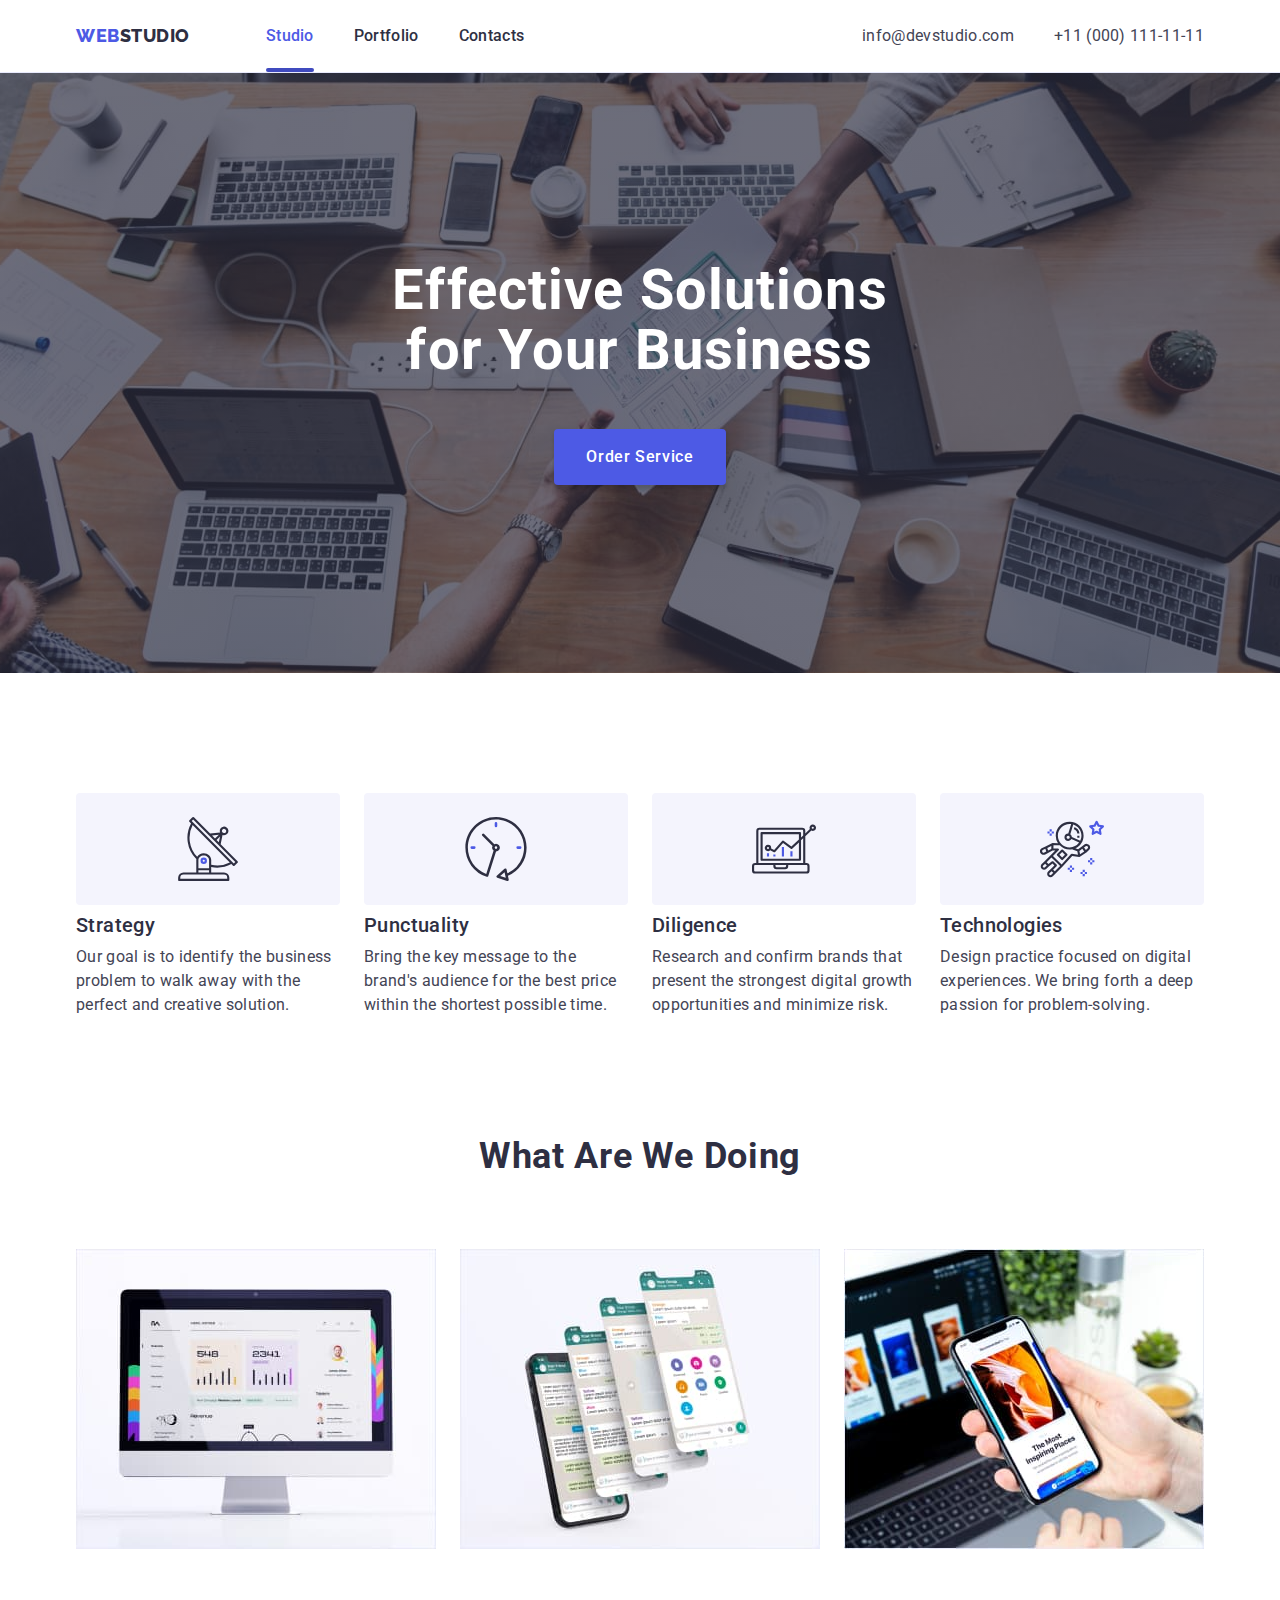
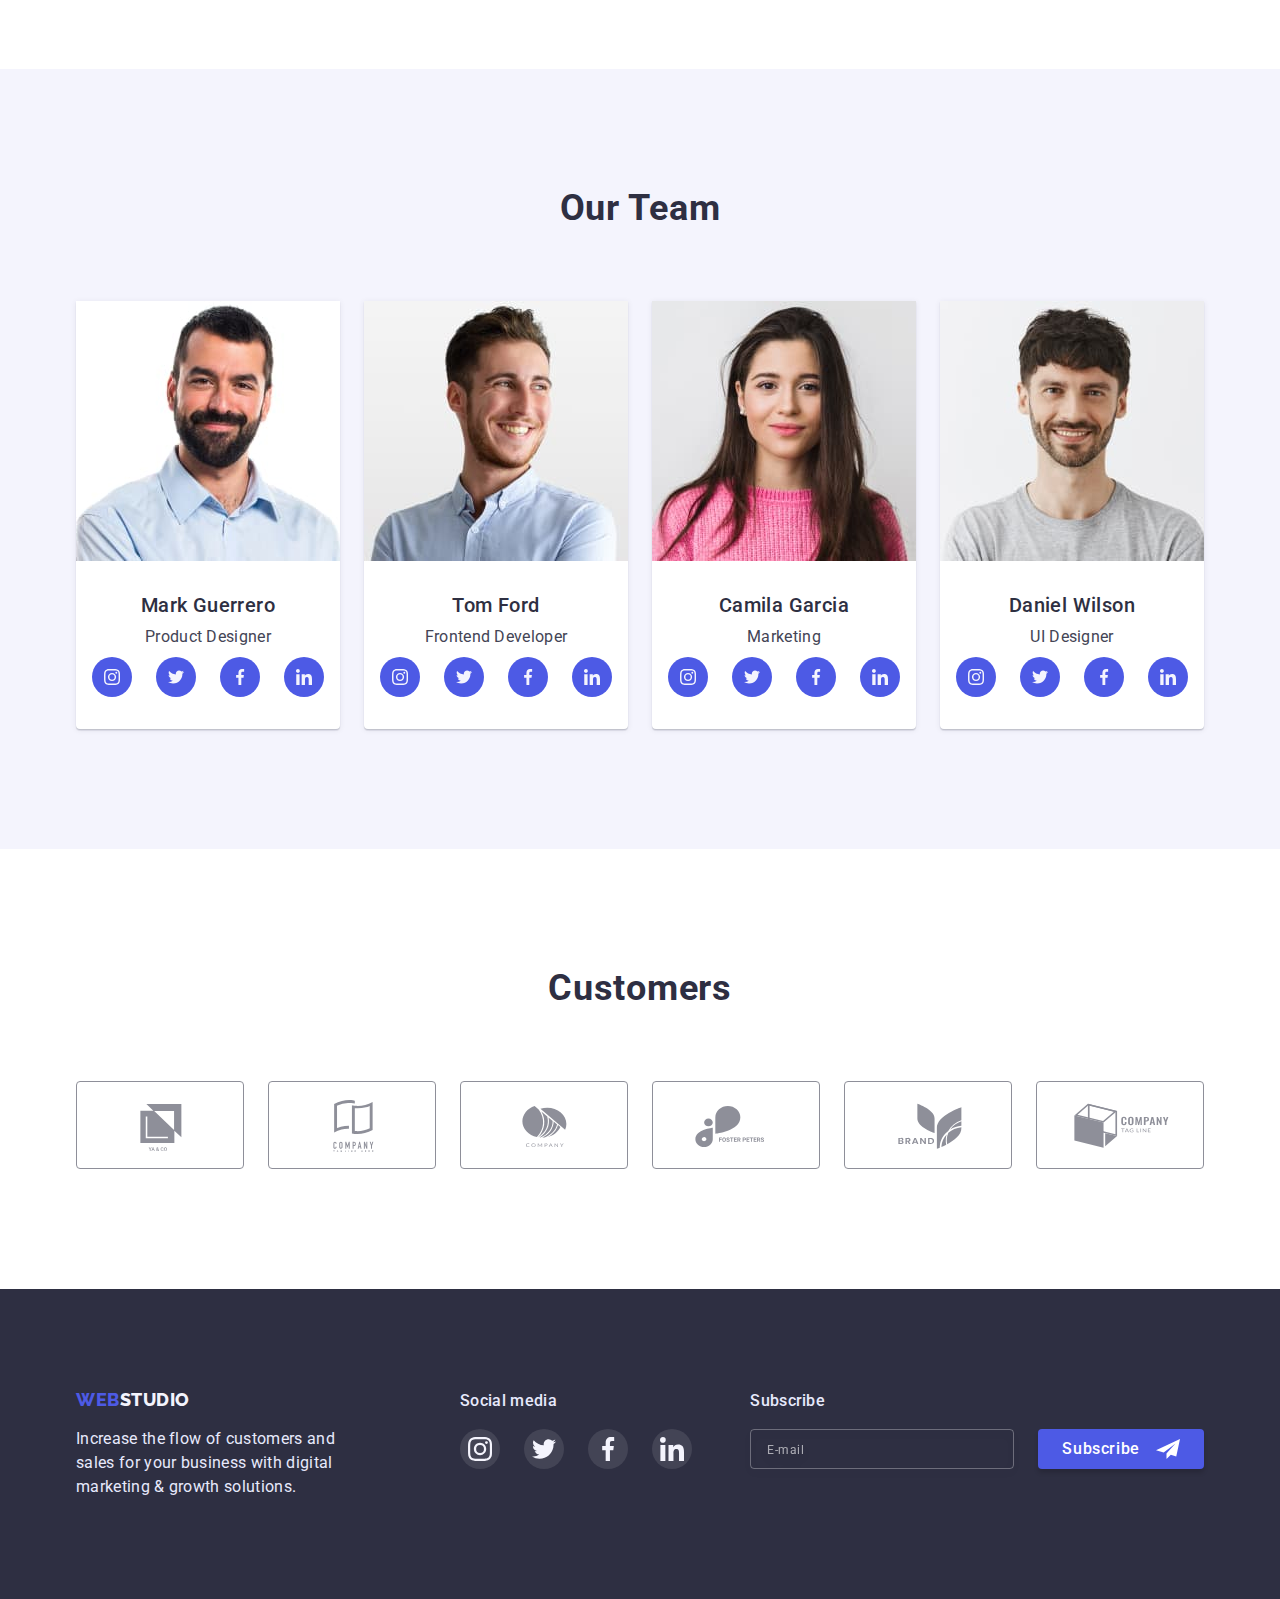
<file: index.html>
<!DOCTYPE html>
<html lang="en">
<head>
    <meta charset="UTF-8">
    <meta http-equiv="X-UA-Compatible" content="IE=edge">
    <meta name="viewport" content="width=device-width, initial-scale=1.0">
    <link rel="preconnect" href="https://fonts.googleapis.com">
    <link rel="preconnect" href="https://fonts.gstatic.com" crossorigin>
    <link href="https://fonts.googleapis.com/css2?family=Raleway:wght@800&family=Roboto:wght@400;500;700;900&display=swap" rel="stylesheet">
    <link rel="stylesheet" href="https://cdnjs.cloudflare.com/ajax/libs/modern-normalize/1.1.0/modern-normalize.css" 
          integrity="sha512-Y0MM+V6ymRKN2zStTqzQ227DWhhp4Mzdo6gnlRnuaNCbc+YN/ZH0sBCLTM4M0oSy9c9VKiCvd4Jk44aCLrNS5Q==" 
          crossorigin="anonymous" referrerpolicy="no-referrer" />
    <link rel="stylesheet" href="./css/styles.css" />
    <title>WebStudio</title>
</head>
<body>
    <header class="header-page">
        <div class="conteiner header-conteiner">
            <nav class="header-nav">
                <a class="logo-up link" href="./index.html"><span class="logo-web">Web</span>Studio</a>
                    <ul class="menu list">
                        <li><a class="menu-nav current link" href="./index.html">Studio</a></li>
                        <li><a class="menu-nav link" href="./portfolio.html">Portfolio</a></li>
                        <li><a class="menu-nav link" href="">Contacts</a></li>
                    </ul>
            </nav>
            <address class="contact">
                <ul class="contact-list list">
                    <li class="contact-item"><a class="contact-link link" href="mailto:info@devstudio.com">info@devstudio.com</a></li>
                    <li class="contact-item"><a class="contact-link link" href="tel:+110001111111">+11 (000) 111-11-11</a></li>
                </ul>
            </address>
        </div>
    </header>
    <main>
        <section class="service-list">
            <div class="conteiner">
                <h1 class="service-title">Effective Solutions for Your Business</h1>
                <button class="btn-order-service" type="button" data-modal-open>Order Service</button>
            </div>
        </section>
        <section class="best">
            <div class="conteiner">
                <h2 class="visually-hidden">Features</h2>
                    <ul class="best-list list">
                        <li class="best-item">
                        <div class="best-item-icon-block">
                            <svg class="best-item-icon" width="64" height="64">
                                <use href="./images/symbol-defs.svg#icon-antenna"></use>
                            </svg>
                        </div>
                            <h3 class="sub-title">Strategy</h3>
                            <p class="text">Our goal is to identify the business problem to walk away with the perfect and creative solution.</p>
                        </li>
                        <li class="best-item">
                            <div class="best-item-icon-block">
                                <svg class="best-item-icon" width="64" height="64">
                                    <use href="./images/symbol-defs.svg#icon-clock"></use>
                                </svg>
                            </div>
                            <h3 class="sub-title">Punctuality</h3>
                            <p class="text">Bring the key message to the brand's audience for the best price within the shortest possible time.</p>
                        </li>
                        <li class="best-item">
                            <div class="best-item-icon-block">
                                <svg class="best-item-icon" width="64" height="64">
                                    <use href="./images/symbol-defs.svg#icon-diagram"></use>
                                </svg>
                            </div>
                            <h3 class="sub-title">Diligence</h3>
                            <p class="text">Research and confirm brands that present the strongest digital growth opportunities and minimize risk.</p>
                        </li>
                        <li class="best-item">
                            <div class="best-item-icon-block">
                                <svg class="best-item-icon" width="64" height="64">
                                    <use href="./images/symbol-defs.svg#icon-astronaut"></use>
                                </svg>
                            </div>
                            <h3 class="sub-title">Technologies</h3>
                            <p class="text">Design practice focused on digital experiences. We bring forth a deep passion for problem-solving.</p>
                        </li>
                    </ul>
            </div>
        </section>
        <section class="exemple">
            <div class="conteiner">
                <h2 class="title">What are we doing</h2>
                <ul class="exemple-list list">
                    <li class="exemple-item">
                        <img src="./images/img1.jpg" alt="Monitor with statistics" width="360" height="300"/>
                    </li>
                    <li class="exemple-item">
                        <img src="./images/img2.jpg" alt="smartphone with app" width="360" height="300"/>
                    </li>
                    <li class="exemple-item">
                        <img src="./images/img3.jpg" alt="laptop and smartphone" width="360" height="300"/>
                    </li>
                </ul>
            </div>
        </section>
        <section class="team-section">
            <div class="conteiner">
                <h2 class="team-title">Our Team</h2>
                <ul class="team-list list">
                    <li class="team-card">
                        <img src="./images/Mark_Guerrero.jpg" alt="Photo Mark Guerrero" width="264" height="260"/>
                        <h3 class="name">Mark Guerrero</h3>
                        <p class="job">Product Designer</p>
                        <ul class="social-list list">
                            <li class="social-item">
                                <a href="" class="social-link link">
                                    <svg class="social-icon" width="16" height="16">
                                    <use href="./images/symbol-defs.svg#icon-instagram"></use>
                                    </svg>
                                </a>
                            </li>
                            <li class="social-item">
                                <a href="" class="social-link link">
                                    <svg class="social-icon" width="16" height="16">
                                    <use href="./images/symbol-defs.svg#icon-twitter"></use>
                                    </svg>
                                </a>
                            </li>
                            <li class="social-item">
                                <a href="" class="social-link link">
                                    <svg class="social-icon" width="16" height="16">
                                    <use href="./images/symbol-defs.svg#icon-facebook"></use>
                                    </svg>
                                </a>
                            </li>
                            <li class="social-item">
                                <a href="" class="social-link link">
                                    <svg class="social-icon" width="16" height="16">
                                    <use href="./images/symbol-defs.svg#icon-linkedin"></use>
                                    </svg>
                                </a>
                            </li>
                        </ul>
                    </li>
                    <li class="team-card">
                        <img src="./images/Tom_Ford.jpg" alt="Photo Tom Ford" width="264" height="260"/>
                        <h3 class="name">Tom Ford</h3>
                        <p class="job">Frontend Developer</p>
                        <ul class="social-list list">
                            <li class="social-item">
                                <a href="" class="social-link link">
                                    <svg class="social-icon" width="16" height="16">
                                    <use href="./images/symbol-defs.svg#icon-instagram"></use>
                                    </svg>
                                </a>
                            </li>
                            <li class="social-item">
                                <a href="" class="social-link link">
                                    <svg class="social-icon" width="16" height="16">
                                    <use href="./images/symbol-defs.svg#icon-twitter"></use>
                                    </svg>
                                </a>
                            </li>
                            <li class="social-item">
                                <a href="" class="social-link link">
                                    <svg class="social-icon" width="16" height="16">
                                    <use href="./images/symbol-defs.svg#icon-facebook"></use>
                                    </svg>
                                </a>
                            </li>
                            <li class="social-item">
                                <a href="" class="social-link link">
                                    <svg class="social-icon" width="16" height="16">
                                    <use href="./images/symbol-defs.svg#icon-linkedin"></use>
                                    </svg>
                                </a>
                            </li>
                        </ul>
                    </li>
                    <li class="team-card">
                        <img src="./images/Camila_Garcia.jpg" alt="Photo Camila Garcia" width="264" height="260"/>
                        <h3 class="name">Camila Garcia</h3>
                        <p class="job">Marketing</p>
                        <ul class="social-list list">
                            <li class="social-item">
                                <a href="" class="social-link link">
                                    <svg class="social-icon" width="16" height="16">
                                    <use href="./images/symbol-defs.svg#icon-instagram"></use>
                                    </svg>
                                </a>
                            </li>
                            <li class="social-item">
                                <a href="" class="social-link link">
                                    <svg class="social-icon" width="16" height="16">
                                    <use href="./images/symbol-defs.svg#icon-twitter"></use>
                                    </svg>
                                </a>
                            </li>
                            <li class="social-item">
                                <a href="" class="social-link link">
                                    <svg class="social-icon" width="16" height="16">
                                    <use href="./images/symbol-defs.svg#icon-facebook"></use>
                                    </svg>
                                </a>
                            </li>
                            <li class="social-item">
                                <a href="" class="social-link link">
                                    <svg class="social-icon" width="16" height="16">
                                    <use href="./images/symbol-defs.svg#icon-linkedin"></use>
                                    </svg>
                                </a>
                            </li>
                        </ul>
                    </li>
                    <li class="team-card">
                        <img src="./images/Daniel_Wilson.jpg" alt="Photo Daniel Wilson" width="264" height="260"/>
                        <h3 class="name">Daniel Wilson</h3>
                        <p class="job">UI Designer</p>
                        <ul class="social-list list">
                            <li class="social-item">
                                <a href="" class="social-link link">
                                    <svg class="social-icon" width="16" height="16">
                                    <use href="./images/symbol-defs.svg#icon-instagram"></use>
                                    </svg>
                                </a>
                            </li>
                            <li class="social-item">
                                <a href="" class="social-link link">
                                    <svg class="social-icon" width="16" height="16">
                                    <use href="./images/symbol-defs.svg#icon-twitter"></use>
                                    </svg>
                                </a>
                            </li>
                            <li class="social-item">
                                <a href="" class="social-link link">
                                    <svg class="social-icon" width="16" height="16">
                                    <use href="./images/symbol-defs.svg#icon-facebook"></use>
                                    </svg>
                                </a>
                            </li>
                            <li class="social-item">
                                <a href="" class="social-link link">
                                    <svg class="social-icon" width="16" height="16">
                                    <use href="./images/symbol-defs.svg#icon-linkedin"></use>
                                    </svg>
                                </a>
                            </li>
                        </ul>
                    </li>
                </ul>
            </div>
        </section>
        <section class="customers-section">
            <div class="conteiner">
                <h2 class="custom-heading">Customers</h2>
                    <ul class="customers-list list">
                        <li class="customers-item">
                            <a href="" class="customers-link link">
                                <svg class="customers-icon" width="104" height="56">
                                    <use href="./images/symbol-defs.svg#icon-customers1"></use>
                                </svg>
                            </a>
                        </li>
                        <li class="customers-item">
                            <a href="" class="customers-link link">
                                <svg class="customers-icon" width="104" height="56">
                                    <use href="./images/symbol-defs.svg#icon-customers2"></use>
                                </svg>
                            </a>
                        </li>
                            <li class="customers-item">
                            <a href="" class="customers-link link">
                                <svg class="customers-icon" width="104" height="56">
                                    <use href="./images/symbol-defs.svg#icon-customers3"></use>
                                </svg>
                            </a>
                        </li>
                        <li class="customers-item">
                            <a href="" class="customers-link link">
                                <svg class="customers-icon" width="104" height="56">
                                    <use href="./images/symbol-defs.svg#icon-customers4"></use>
                                </svg>
                            </a>
                        </li>
                        <li class="customers-item">
                            <a href="" class="customers-link link">
                                <svg class="customers-icon" width="104" height="56">
                                    <use href="./images/symbol-defs.svg#icon-customers5"></use>
                                </svg>
                            </a>
                        </li>
                        <li class="customers-item">
                            <a href="" class="customers-link link">
                                <svg class="customers-icon" width="104" height="56">
                                    <use href="./images/symbol-defs.svg#icon-customers6"></use>
                                </svg>
                            </a>
                        </li>
                    </ul>
            </div>
        </section>
    </main>
        <footer class="footer">
            <div class="last-block conteiner">
                <div>
                    <a class="logo-down link" href="./index.html"><span class="logo-web">Web</span>Studio</a>
                    <p class="footer-text">Increase the flow of customers and sales for your business with digital marketing & growth solutions.</p>
                </div>
                <div class="last-social">
                    <p class="last-social-text">Social media</p>
                    <ul class="last-social-list list">
                        <li class="last-social-item">
                        <a href="" class="last-social-link link">
                            <svg width="24" height="24">
                            <use href="./images/symbol-defs.svg#icon-instagram"></use>
                            </svg>
                        </a>
                        </li>
                        <li class="last-social-item">
                        <a href="" class="last-social-link link">
                            <svg width="24" height="24">
                            <use href="./images/symbol-defs.svg#icon-twitter"></use>
                            </svg>
                        </a>
                        </li>
                        <li class="last-social-item">
                        <a href="" class="last-social-link link">
                            <svg width="24" height="24">
                            <use href="./images/symbol-defs.svg#icon-facebook"></use>
                            </svg>
                        </a>
                        </li>
                        <li class="last-social-item">
                        <a href="" class="last-social-link link">
                            <svg width="24" height="24">
                            <use href="./images/symbol-defs.svg#icon-linkedin"></use>
                            </svg>
                        </a>
                        </li>
                    </ul>
                </div>
                <div class="footer-form-block">
                        <p class="last-social-text">Subscribe</p>
                    <form class="footer-form">
                        <div class="input-block-footer">
                            <input
                            type="email"
                            name="client-email"
                            class="footer-input"
                            placeholder="E-mail"/>
                        <button type="submit" class="footer-button">
                            Subscribe
                            <svg class="icon-footer-button" width="24" height="24">
                            <use href="./images/symbol-defs.svg#icon-tlg-frame"></use>
                            </svg>
                        </button>
                        </div>
                    </form>
                </div>
            </div>
        </footer>
    <div class="backdrop is-hidden" data-modal>
      <div class="modal-window-one">
        <button type="button" class="close-button" data-modal-close>
          <svg class="icon-close-button" width="8" height="8">
            <use href="./images/symbol-defs.svg#icon-cross"></use>
          </svg>
        </button>
        <p class="name-text-form">
          Leave your contacts and we will call you back
        </p>
        <form class="modal-form">
          <div class="input-block">
            <label class="head-label" for="client-name">Name</label>
            <div class="icon-block">
              <input
                type="text"
                name="client-name"
                class="modal-input"
                id="client-name"
              />
              <svg class="modal-icon" width="18" height="18">
                <use href="./images/symbol-defs.svg#icon-person-modal"></use>
              </svg>
            </div>
          </div>
          <div class="input-block">
            <label class="head-label" for="client-phone">Phone</label>
            <div class="icon-block">
              <input
                type="tel"
                name="client-phone"
                class="modal-input"
                id="client-phone"
              />
              <svg class="modal-icon" width="18" height="24">
                <use href="./images/symbol-defs.svg#icon-phone"></use>
              </svg>
            </div>
          </div>
          <div class="input-block">
            <label class="head-label" for="client-email">Email</label>
            <div class="icon-block">
              <input
                type="email"
                name="client-email"
                class="modal-input"
                id="client-email"
              />
              <svg class="modal-icon" width="18" height="24">
                <use href="./images/symbol-defs.svg#icon-email-envelop"></use>
              </svg>
            </div>
          </div>
          <div class="input-block-message">
            <label class="head-label" for="client-message">Comment</label>
            <textarea
              name="client-message"
              class="modal-message"
              id="client-message"
              placeholder="Text input"
            ></textarea>
          </div>

          <div class="checkbox-block">
            <input
              type="checkbox"
              class="input-checkbox visually-hidden"
              name="politoco"
              id="politico"
              value="true"
              required
            />
            <label for="politico" class="label-checkbox">
              <span class="check-icon">
                <svg class="ok-icon" width="10" height="8">
                  <use href="./images/symbol-defs.svg#icon-ok"></use>
                </svg>
              </span>
              <span>
                I accept the terms and conditions of the
                <a href="" class="politico-link link"> Privacy Policy</a>
              </span>
            </label>
          </div>
          <button type="submit" class="modal-button">Send</button>
        </form>
      </div>
    </div>
    <script src="./js/modal.js"></script>
</body>
</html>
</file>
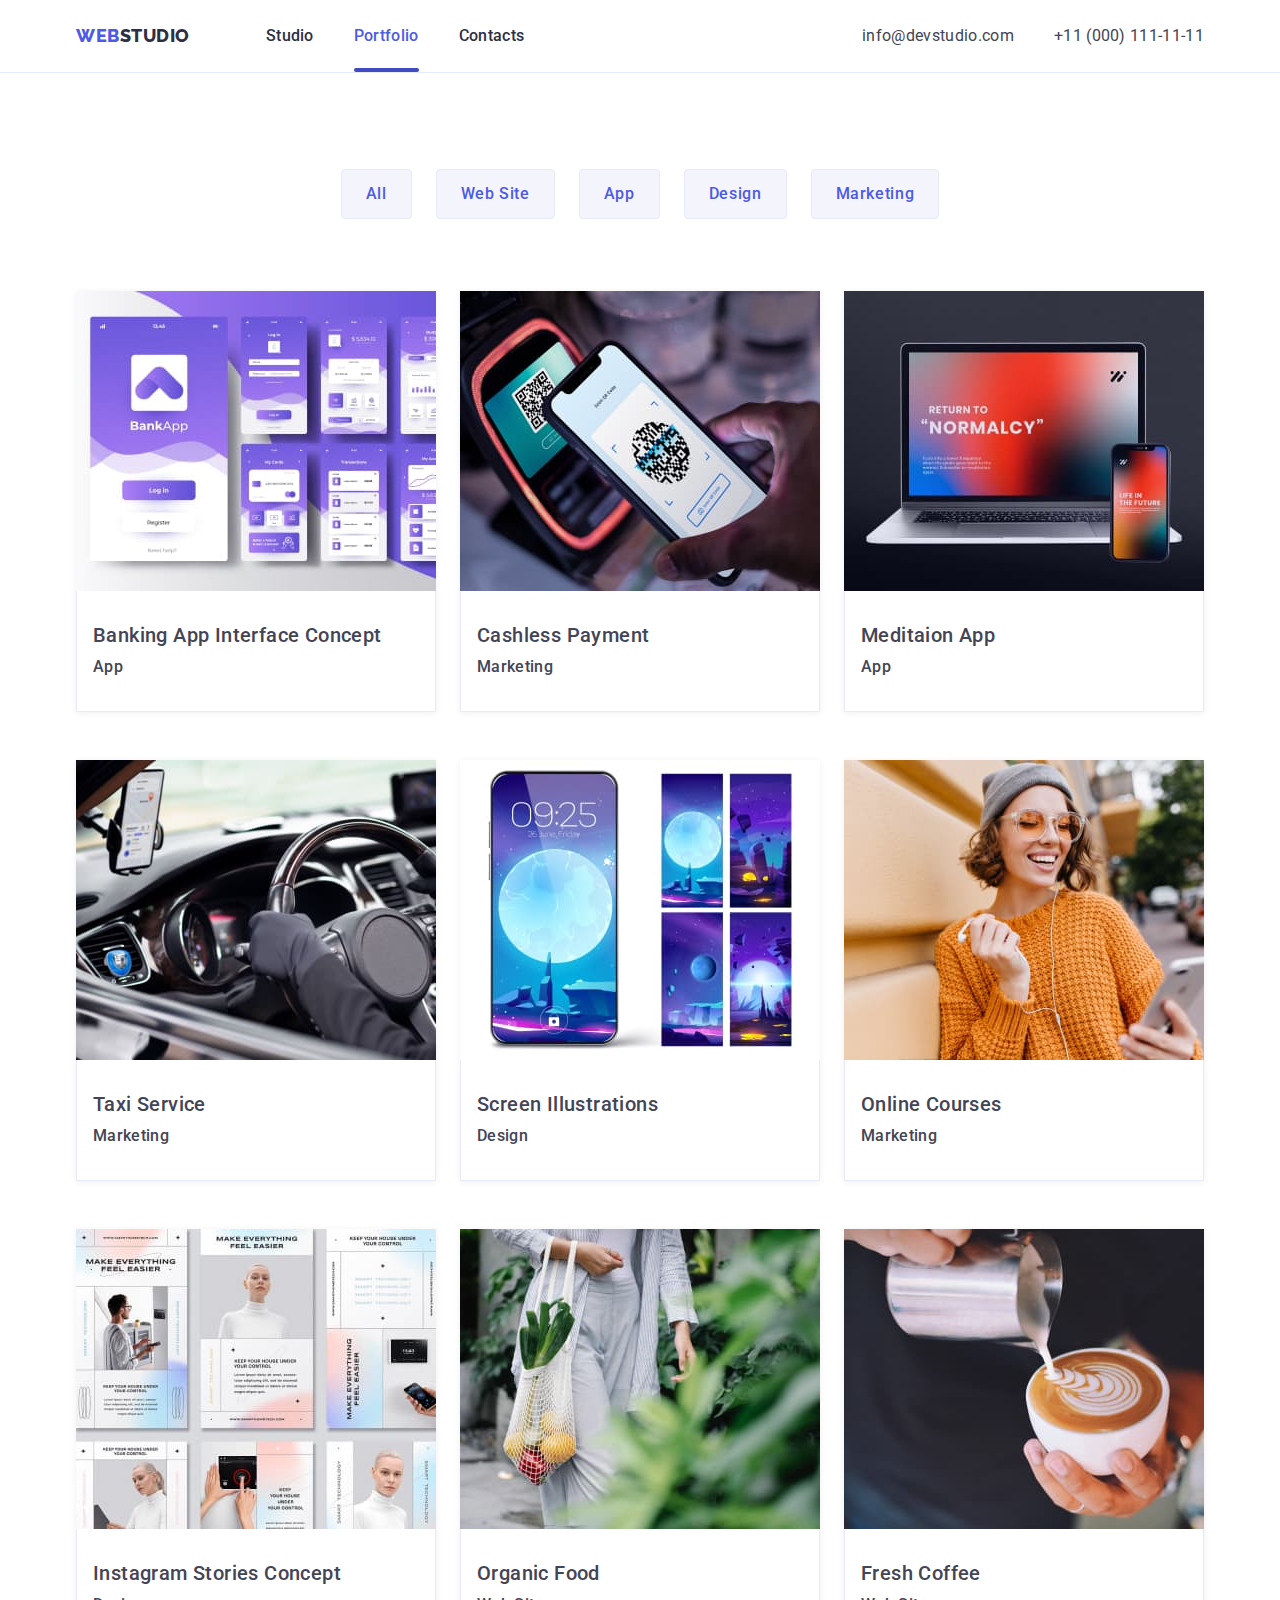
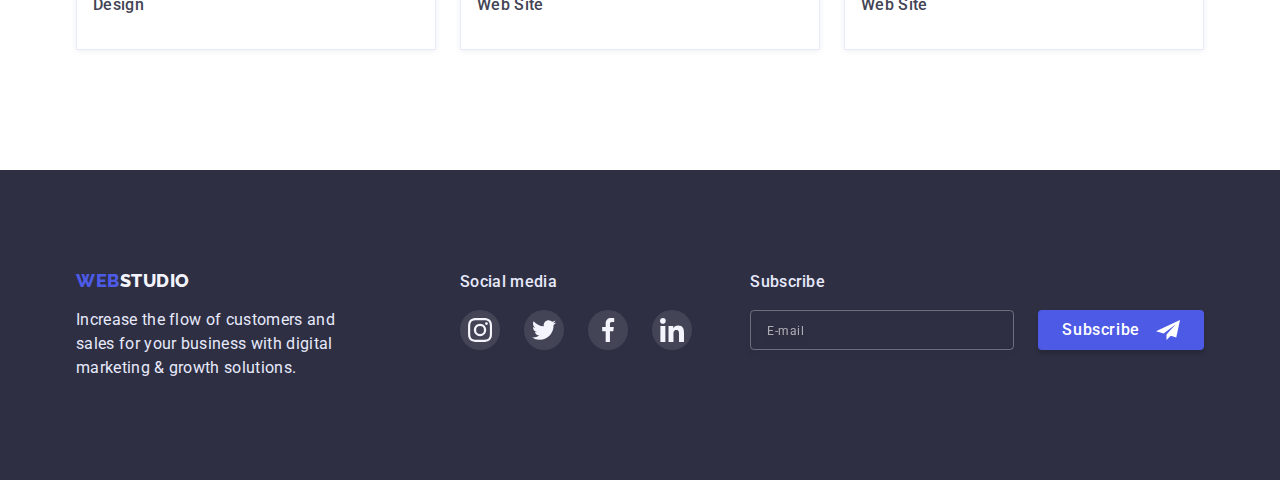
<file: portfolio.html>
<!DOCTYPE html>
<html lang="en">
<head>
    <meta charset="UTF-8">
    <meta http-equiv="X-UA-Compatible" content="IE=edge">
    <meta name="viewport" content="width=device-width, initial-scale=1.0">
    <link rel="preconnect" href="https://fonts.googleapis.com">
    <link rel="preconnect" href="https://fonts.gstatic.com" crossorigin>
    <link href="https://fonts.googleapis.com/css2?family=Raleway:wght@800&family=Roboto:wght@400;500;700;900&display=swap" rel="stylesheet">
    <link rel="stylesheet" href="https://cdnjs.cloudflare.com/ajax/libs/modern-normalize/1.1.0/modern-normalize.css" 
          integrity="sha512-Y0MM+V6ymRKN2zStTqzQ227DWhhp4Mzdo6gnlRnuaNCbc+YN/ZH0sBCLTM4M0oSy9c9VKiCvd4Jk44aCLrNS5Q==" 
          crossorigin="anonymous" referrerpolicy="no-referrer" />
    <link rel="stylesheet" href="./css/styles.css" />
    <title>Portfolio</title>
</head>
<body>
    <header class="header-page">
        <div class="conteiner header-conteiner">
            <nav class="header-nav">
                <a class="logo-up link" href="./index.html"><span class="logo-web">Web</span>Studio</a>
                    <ul class="menu list">
                        <li><a class="menu-nav link" href="./index.html">Studio</a></li>
                        <li><a class="menu-nav current link" href="./portfolio.html">Portfolio</a></li>
                        <li><a class="menu-nav link" href="">Contacts</a></li>
                    </ul>
            </nav>
            <address class="contact">
                <ul class="contact-list list">
                    <li class="contact-item"><a class="contact-link link" href="mailto:info@devstudio.com">info@devstudio.com</a></li>
                    <li class="contact-item"><a class="contact-link link" href="tel:+110001111111">+11 (000) 111-11-11</a></li>
                </ul>
            </address>
        </div>
    </header>
    <main>
        <section class="section-portfolio">
            <div class="conteiner">
                <h1 class="visually-hidden">Portfolio navigation </h1>
                <ul class="filter-list list">
                    <li class="filter-item"><button class="portfolio-btn" type="button">All</button></li>
                    <li class="filter-item"><button class="portfolio-btn" type="button">Web Site</button></li>
                    <li class="filter-item"><button class="portfolio-btn" type="button">App</button></li>
                    <li class="filter-item"><button class="portfolio-btn" type="button">Design</button></li>
                    <li class="filter-item"><button class="portfolio-btn" type="button">Marketing</button></li>
                </ul>
                <h2 class="visually-hidden">Project card</h2>
                <ul class="work-list list">
                    <li class="project-card">
                        <a class="project-card-link link" href="" >
                            <div class="card-wrap">
                                <img src="./images/img2_1.jpg" alt="Banking App Interface" width="360" />
                                <p class="card-hidden-text">
                                    14 Stylish and User-Friendly App Design Concepts · Task
                                    Manager App · Calorie Tracker App · Exotic Fruit Ecommerce
                                    App · Cloud Storage App
                                </p>
                            </div>
                            <div class="work-item-card">
                                <h3 class="name-product">Banking App Interface Concept</h3>
                                <p class="type-product">App</p>
                            </div>
                        </a>
                    </li>
                    <li class="project-card">
                        <a class="project-card-link link" href="" >
                            <div class="card-wrap">
                                <img src="./images/img2_2.jpg" alt="Cashless Payment" width="360" />
                                <p class="card-hidden-text">
                                    14 Stylish and User-Friendly App Design Concepts · Task
                                    Manager App · Calorie Tracker App · Exotic Fruit Ecommerce
                                    App · Cloud Storage App
                                </p>
                            </div>
                            <div class="work-item-card">
                                <h3 class="name-product">Cashless Payment</h3>
                                <p class="type-product">Marketing</p>
                            </div>
                        </a>
                    </li>
                    <li class="project-card">
                        <a class="project-card-link link" href="" >
                            <div class="card-wrap">
                                <img src="./images/img2_3.jpg" alt="Meditaion App" width="360" />
                                <p class="card-hidden-text">
                                    14 Stylish and User-Friendly App Design Concepts · Task
                                    Manager App · Calorie Tracker App · Exotic Fruit Ecommerce
                                    App · Cloud Storage App
                                </p>
                            </div>
                            <div class="work-item-card">
                                <h3 class="name-product">Meditaion App</h3>
                                <p class="type-product">App</p>
                            </div>
                        </a>
                    </li>
                    <li class="project-card">
                        <a class="project-card-link link" href="" >
                             <div class="card-wrap">
                                <img src="./images/img2_4.jpg" alt="Taxi Service" width="360" />
                                <p class="card-hidden-text">
                                    14 Stylish and User-Friendly App Design Concepts · Task
                                    Manager App · Calorie Tracker App · Exotic Fruit Ecommerce
                                    App · Cloud Storage App
                                </p>
                            </div>
                            <div class="work-item-card">
                                <h3 class="name-product">Taxi Service</h3>
                                <p class="type-product">Marketing</p>
                            </div>
                        </a>
                    </li>
                    <li class="project-card">
                        <a class="project-card-link link" href="" >
                            <div class="card-wrap">
                                <img src="./images/img2_5.jpg" alt="Screen Illustrations" width="360" />
                                <p class="card-hidden-text">
                                    14 Stylish and User-Friendly App Design Concepts · Task
                                    Manager App · Calorie Tracker App · Exotic Fruit Ecommerce
                                    App · Cloud Storage App
                                </p>
                            </div>
                            <div class="work-item-card">
                                <h3 class="name-product">Screen Illustrations</h3>
                                <p class="type-product">Design</p>
                            </div>
                        </a>
                    </li>
                    <li class="project-card">
                        <a class="project-card-link link" href="" >
                            <div class="card-wrap">
                                <img src="./images/img2_6.jpg" alt="Online Courses" width="360" />
                                <p class="card-hidden-text">
                                    14 Stylish and User-Friendly App Design Concepts · Task
                                    Manager App · Calorie Tracker App · Exotic Fruit Ecommerce
                                    App · Cloud Storage App
                                </p>
                            </div>
                        <div class="work-item-card">
                                <h3 class="name-product">Online Courses</h3>
                                <p class="type-product">Marketing</p>
                            </div>
                        </a>
                    </li>
                    <li class="project-card">
                        <a class="project-card-link link" href="" >
                            <div class="card-wrap">
                                <img src="./images/img2_7.jpg" alt="Instagram Stories" width="360" />
                                <p class="card-hidden-text">
                                    14 Stylish and User-Friendly App Design Concepts · Task
                                    Manager App · Calorie Tracker App · Exotic Fruit Ecommerce
                                    App · Cloud Storage App
                                </p>
                            </div>
                            <div class="work-item-card">
                                <h3 class="name-product">Instagram Stories Concept</h3>
                                <p class="type-product">Design</p>
                            </div>
                        </a>
                    </li>
                    <li class="project-card">
                        <a class="project-card-link link" href="" >
                            <div class="card-wrap">
                                <img src="./images/img2_8.jpg" alt="Organic Food" width="360" />
                                <p class="card-hidden-text">
                                    14 Stylish and User-Friendly App Design Concepts · Task
                                    Manager App · Calorie Tracker App · Exotic Fruit Ecommerce
                                    App · Cloud Storage App
                                </p>
                            </div>
                            <div class="work-item-card">
                                <h3 class="name-product">Organic Food</h3>
                                <p class="type-product">Web Site</p>
                            </div>
                        </a>
                    </li>
                    <li class="project-card">
                        <a class="project-card-link link" href="" >
                            <div class="card-wrap">
                                <img src="./images/img2_9.jpg" alt="Fresh Coffee" width="360" />
                                <p class="card-hidden-text">
                                    14 Stylish and User-Friendly App Design Concepts · Task
                                    Manager App · Calorie Tracker App · Exotic Fruit Ecommerce
                                    App · Cloud Storage App
                                </p>
                            </div>
                            <div class="work-item-card">
                                <h3 class="name-product">Fresh Coffee</h3>
                                <p class="type-product">Web Site</p>
                            </div>
                        </a>
                    </li>
                </ul>
            </div>
        </section>
    </main>
    <footer class="footer">
        <div class="last-block conteiner">
            <div>
                <a class="logo-down link" href="./index.html"><span class="logo-web">Web</span>Studio</a>
                <p class="footer-text">Increase the flow of customers and sales for your business with digital marketing & growth solutions.</p>
            </div>
            <div class="last-social">
                <p class="last-social-text">Social media</p>
                <ul class="last-social-list list">
                    <li class="last-social-item">
                    <a href="" class="last-social-link link">
                        <svg width="24" height="24">
                        <use href="./images/symbol-defs.svg#icon-instagram"></use>
                        </svg>
                    </a>
                    </li>
                    <li class="last-social-item">
                    <a href="" class="last-social-link link">
                        <svg width="24" height="24">
                        <use href="./images/symbol-defs.svg#icon-twitter"></use>
                        </svg>
                    </a>
                    </li>
                    <li class="last-social-item">
                    <a href="" class="last-social-link link">
                        <svg width="24" height="24">
                        <use href="./images/symbol-defs.svg#icon-facebook"></use>
                        </svg>
                    </a>
                    </li>
                    <li class="last-social-item">
                    <a href="" class="last-social-link link">
                        <svg width="24" height="24">
                        <use href="./images/symbol-defs.svg#icon-linkedin"></use>
                        </svg>
                    </a>
                    </li>
                </ul>
            </div>
            <div class="footer-form-block">
                    <p class="last-social-text">Subscribe</p>
                <form class="footer-form">
                    <div class="input-block-footer">
                        <input
                            type="email"
                            name="client-email"
                            class="footer-input"
                            placeholder="E-mail"/>
                        <button type="submit" class="footer-button">
                            Subscribe
                        <svg class="icon-footer-button" width="24" height="24">
                        <use href="./images/symbol-defs.svg#icon-tlg-frame"></use>
                        </svg>
                        </button>
                    </div>
                </form>
            </div>
        </div>
    </footer>
</body>
</html>
</file>
<file: css/styles.css>
:root{
        --color-border-card:#E7E9FC;
        --primary-text-color: #2E2F42;
        --primary-bg-color: #ffffff;
        --hero-background-color: #2E2F42;
        --team-background-color: #F4F4FD;
        --accent-color: #4D5AE5;
        --logo-up-color: #2E2F42;
        --logo-down-color: #F4F4FD;
        --button-color:  #ffffff;
        --button-background:  #4D5AE5;
        --button-hover-background:  #404BBF;
        --best-bg-icon: #F4F4FD;
        --btn-portfolio-color:#4D5AE5;
        --btn-bg-portfolio-color: #F4F4FD;
        --project-card-bg-color: #FFFFFF;
        --team-card-bg-color: #FFFFFF;
        --hero-title-color: #FFFFFF;
        --features-paragraf-color: #434455;
        --job-color: #434455;
        --type-product-color: #434455;
        --name-product-color: #434455;
        --contact-list-color:#434455;
        --footer-background-color: #2E2F42;
        --footer-text-color: #E7E9FC;
        --portfolio-btn-border-color: #E7E9FC;
        --close-icon-bg-color:#E7E9FC;
        --portfolio-btn-hover-focus:#FFFFFF;
        --portfolio-btn-hover-focus-bg: #4D5AE5;
        --project-card-color: #2E2F42;
        --contact-list-hover-focus-color:#404BBF;
        --costumers-border:#8E8F99; 
        --color-text-label:#8E8F99;
        --active-address-color:  #404BBF;
        --modal-backgraund-color: #FCFCFC;
        --bc-color:#F4F4FD;
        --time-transition: 250ms cubic-bezier(0.4, 0, 0.2, 1);    
}

body{
        font-family: "Roboto", sans-serif;
        color: var(--primary-text-color);
        background-color: var(--primary-bg-color);
}

h1,
h2,
h3,
h4,
h5,
h6,
p {
        margin: 0;
        padding-top: 0;
}

ul {
        margin: 0;
        padding: 0;
} 

img {
        display: block;
        max-width: 100%;
        height: auto;
        border-style: none;
}


.list{
        list-style: none;
}

.link{
        text-decoration: none;
}

.conteiner {
        width: 100%;
        max-width: 1158px;
        margin:0 auto;
        padding:0 15px;
}

.header-page {
        border-bottom: 1px solid var(--color-border-card);
}

.header-nav{
        display: flex;
        align-items: center;
        margin-right: auto;
}

.menu{
        display: flex;
        gap: 40px;
}

.header-conteiner{
        display: flex;
        align-items: center;
}

.header-nav .link {
        display: block;
        padding-top: 24px;
        padding-bottom: 24px;
}

.contact-list {
        display: flex;
        gap: 40px;
}

.btn-order-service{
        border-radius: 4px;
        border: none;
        box-shadow: 0px 4px 4px rgba(0, 0, 0, 0.15);
        padding: 16px 32px;
        margin-top: 48px;
        font-weight: 500;
        line-height: 1.5;
        letter-spacing: 0.04em;
        color:var(--button-color);
        background-color: var(--button-background);
        cursor: pointer;
        transition: background-color var(--time-transition);
}

.btn-order-service:hover,
.btn-order-service:focus{
        background-color: var(--button-hover-background);
}

.best {
        padding-top: 120px;
        padding-bottom: 120px;
}

.best-list {
        display: flex;
        gap: 24px;
        justify-content: center;
}

.best-item {
        max-width: 264px;
}

.best-item-icon-block {
        margin-bottom: 8px;
        display: flex;
        justify-content: center;
        align-items: center;
        width: 100%;
        height: 112px;
        background-color: var(--best-bg-icon);
        border-radius: 4px;
}

.logo-up{
        font-family: 'Raleway', sans-serif;
        font-weight: 800;
        font-size: 18px;
        line-height: 1.33;
        letter-spacing: 0.03em;
        text-transform: uppercase;
        color: var(--logo-up-color);
        margin-right: 76px;
}

.logo-down{
        font-family: 'Raleway', sans-serif;
        font-weight: 800;
        font-size: 18px;
        line-height: 1.16;
        letter-spacing: 0.03em;
        text-transform: uppercase;
        color: var(--logo-down-color);
}

.logo-web{
        color: var(--accent-color);
}

.menu-nav{
        font-weight: 500;
        font-size: 16px;
        line-height: 1.5;
        letter-spacing: 0.02em;
        color: var(--primary-text-color);
        transition: color var(--time-transition);
}

.menu-nav:hover,
.menu-nav:focus,
.menu-nav.current {
        color: var(--accent-color);
}

.menu .link.current {
        color: var(--accent-color);
        position: relative;
}

.menu .link.current::after {
        content: "";
        display: inline-block;
        margin: 0;
        padding: 0;
        width: 100%;
        height: 4px;
        background-color: var(--active-address-color);
        border-radius: 2px;
        position: absolute;
        left: 0;
        bottom: 0;
}

.contact-link{
        display: block;
        padding-top: 24px;
        padding-bottom: 24px;
        font-style: normal;
        font-size: 16px;
        line-height: 1.5;
        letter-spacing: 0.02em;
        color:var(--contact-list-color);
        transition: color var(--time-transition);
}

.contact-link:hover,
.contact-link:focus{
        color:var(--contact-list-hover-focus-color);
}

.footer-text{
        font-size: 16px;
        line-height: 1.5;
        letter-spacing: 0.02em;
        max-width: 264px;
        margin-top: 16px;
        color: var(--footer-text-color);
}

.customers-section {
        padding-top: 120px;
        padding-bottom: 120px;
}


.customers-list {
        display: flex;
        align-items: center;
        gap: 24px;
}

.customers-item {
        width: calc((100% - 5*24px) / 6);
        height: 88px;
}

.customers-link {
        display: flex;
        justify-content: center;
        align-items: center;
        width: 100%;
        height: 100%;
        border: 1px solid var(--costumers-border);
        border-radius: 4px;
        color: var(--costumers-border);
        transition: color var(--time-transition);
}

.customers-link:is(:hover, :focus) {
        border-color: var(--active-address-color);
        color: var(--active-address-color);
}

.customers-icon {
        fill: currentColor;
}

.social-list {
        display: flex;
        justify-content: center;
        gap: 24px;
        margin-bottom: 32px;
}

.social-item {
        width: 40px;
        height: 40px;
}

.social-link {
        display: flex;
        justify-content: center;
        align-items: center;
        width: 100%;
        height: 100%;
        border-radius: 50%;
        background-color: var(--button-background);
        transition: background-color var(--time-transition);
}

.social-link:hover, .social-link:focus {
        background-color: var(--button-hover-background);
}

.footer{
        margin-right: 0;
        padding-top: 100px;
        padding-bottom: 100px;
        background-color: var(--footer-background-color);
}

.last-block {
        display: flex;
        align-items: baseline;

}

.last-social {
        margin-left: 120px;
}

.last-social-text {
        margin-bottom: 16px;
        font-weight: 500;
        line-height: 1.5;
        letter-spacing: 0.02em;
        color: var(--footer-text-color);
}

.last-social-list {
        display: flex;
        justify-content: center;
        gap: 24px;
        margin: 0 auto;
}

.last-social-item {
        width: 40px;
        height: 40px; 
}

.last-social-link {
        display: flex;
        justify-content: center;
        align-items: center;
        width: 100%;
        height: 100%;
        border-radius: 50%;
        background-color:rgba(255, 255, 255, 0.1);
        transition: background-color var(--time-transition);
}

.last-social-link:hover,
.last-social-link:focus {
        background-color: #31D0AA;
}

.service-list{
        padding-top: 188px;
        padding-bottom: 188px; 
        text-align: center;
        color: var(--hero-title-color);
        background-color: var(--hero-background-color);
        background-image: linear-gradient( rgba(46, 47, 66, 0.7), rgba(46, 47, 66, 0.7) ),
        url(../images/people-office.jpg);
        background-size: cover;
        background-position: center;
        max-width: 1440px;
        margin: 0 auto;
}

.service-title{
        margin-left: auto;
        margin-right: auto;
        max-width: 496px;
        font-weight: 700;
        font-size: 56px;
        line-height: 1.07;
        text-align: center;
        letter-spacing: 0.02em;
}

.visually-hidden {
        clip: rect(0 0 0 0);
        clip-path: inset(50%);
        height: 1px;
        overflow: hidden;
        position: absolute;
        white-space: nowrap;
        width: 1px;
}
    
.sub-title{
        margin-bottom: 8px;
        font-weight: 500;
        font-size: 20px;
        line-height: 1.2;
        letter-spacing: 0.02em;
}

.text{
        max-width: 264px;
        font-size: 16px;
        line-height: 1.5;
        letter-spacing: 0.02em;
        color: var(--features-paragraf-color);
}

.title, .team-title, .custom-heading {
        font-weight: 700;
        font-size: 36px;
        line-height: 1.11;
        letter-spacing: 0.02em;
        text-align: center;
        margin-bottom: 72px;
        text-transform: capitalize;
}

.exemple{
        padding-bottom: 120px;    
}

.exemple-list{
        display: flex;
        gap: 24px;
        justify-content: center;  
}

.team-section{
        background-color: var(--team-background-color);
        padding-top: 120px;
        padding-bottom: 120px;
}

.team-list{
        display: flex;
        gap: 24px;
        justify-content: center;
}

.name{
        margin-top: 32px;
        margin-bottom: 8px;
        font-weight: 500;
        font-size: 20px;
        line-height: 1.2;
        letter-spacing: 0.02em;
        text-align: center;
}

.job{
        font-size: 16px;
        line-height: 1.5;
        letter-spacing: 0.02em;
        color: var(--job-color);
        text-align: center;
        margin-bottom: 8px;
}

.type-product{
        font-family: inherit;
        font-size: 16px;
        line-height: 1.5;
        letter-spacing: 0.02em;
        color: var(--type-product-color);
}

.project-card-link{
        font-family: inherit;
        font-weight: 500;
        font-size: 20px;
        line-height: 1.2;
        color: var(--project-card-color);
}

.team-card{
        width: calc((100%-3*24)/4);
        padding: 0;
        background-color: var(--team-card-bg-color);
        border-radius: 0px 0px 4px 4px;
        box-shadow: 0px 1px 6px rgba(46, 47, 66, 0.08), 
                    0px 1px 1px rgba(46, 47, 66, 0.16), 
                    0px 2px 1px rgba(46, 47, 66, 0.08);
}

/* Portfolio */

.section-portfolio{
        padding-top: 96px;
        padding-bottom: 120px;
}

.filter-list{
        display: flex;
        gap: 24px;
        justify-content: center;
        margin-bottom: 72px;
 }

 .portfolio-btn{
        padding: 12px 24px;
        font-family: inherit;
        font-weight: 500;
        font-size: 16px;
        line-height: 1.5;
        letter-spacing: 0.04em;
        border: 1px solid var(--portfolio-btn-border-color);
        color: var(--btn-portfolio-color);
        background: var(--btn-bg-portfolio-color);
        border-radius: 4px;
        cursor: pointer;
        transition: box-shadow var(--time-transition),
        background-color var(--time-transition),
        color var(--time-transition); 
}

.portfolio-btn:hover,
.portfolio-btn:focus{
        color:var(--portfolio-btn-hover-focus);
        background-color:var(--portfolio-btn-hover-focus-bg);
        border: 1px solid var(--portfolio-btn-hover-focus-bg);
        box-shadow: 0px 3px 1px rgba(0, 0, 0, 0.1), 
                    0px 2px 1px rgba(0, 0, 0, 0.08), 
                    0px 2px 2px rgba(0, 0, 0, 0.12);
}

.work-list {
        display: flex;
        flex-wrap: wrap;
        column-gap: 24px;
        row-gap: 48px;
}

.project-card {
        width: calc((100% - 2*24px)/3);
        background-color: var(--project-card-bg-color);

}

.project-card-link{
        display: block;
        box-shadow: 0px 1px 6px rgb(46 47 66 / 8%);
        transition: box-shadow var(--time-transition);
}
.project-card-link:hover, .project-card-link:focus{
        box-shadow: 0px 1px 6px rgb(46 47 66 / 8%),
        0px 1px 1px rgb(46 47 66 / 16%), 
        0px 2px 1px rgb(46 47 66 / 8%);
}

.name-product{
        margin-bottom: 8px;
        font-family: inherit;
        font-weight: 500;
        font-size: 20px;
        line-height: 1.2;
        letter-spacing: 0.02em;
        color: var(--name-product-color)
}

.work-item-card{
        border-left: 1px solid var(--color-border-card);
        border-right: 1px solid var(--color-border-card);
        border-bottom: 1px solid var(--color-border-card);
        padding: 32px 0 32px 16px;
}

.backdrop{
        position: fixed;
        top:0;
        width: 100%;
        height: 100%;
        background-color: rgba(46, 47, 66, 0.4);
        transition: opacity var(--time-transition), visibility var(--time-transition);
}

.modal-window-one{
        position: absolute;
        top:50%;
        left:50%;
        transform: translate(-50%, -50%) scale(1);
        width: 408px;
        min-height: 576px;
        padding: 24px;
        background-color: var(--modal-backgraund-color);
        box-shadow: 0px 1px 1px rgba(0, 0, 0, 0.14), 
                    0px 1px 3px rgba(0, 0, 0, 0.12),
                    0px 2px 1px rgba(0, 0, 0, 0.2);
        border-radius: 4px;
        transition: transform 500ms cubic-bezier(0.4, 0, 0.2, 1);
}

.backdrop.is-hidden .modal-window-one {
        transform: translate(-50%, -200%) scale(0);
}

.close-button {
        display: flex;
        justify-content: center;
        width: 24px;
        height: 24px;
        margin-left: auto;
        padding: 0;
        align-items: center;
        cursor: pointer;
        background-color:var(--button-hover-background);
        border: 1px solid rgba(0, 0, 0, 0.1);
        border-radius: 50%;
        transition:background-color var(--time-transition);
}

.close-button:is(:hover, :focus) {
        background-color:var(--button-hover-background);
        fill:var(--button-color);
}

.is-hidden{
        visibility: hidden;
        opacity: 0;
        pointer-events: none;
}

.card-wrap {
        position: relative;
        overflow: hidden;
}

.card-hidden-text {
        position: absolute;
        top: 0;
        left: 0;
        background-color: var(--accent-color);
        color: var(--bc-color);
        letter-spacing: 0.02em;
        line-height: 1.5;
        height: 100%;
        padding: 32px 40px;
        transform: translateY(100%);
        transition: transform var(--time-transition);
}

.project-card-link:is(:hover, :focus) .card-hidden-text {
        transform: translate(0);
}


.footer-form-block {
        margin-left: auto;
}

.input-block-footer {
        color: #F4F4FD;
        display: flex;
        gap: 24px;
        margin-left: auto;
}

.footer-input{
        width: 264px;
        height: 40px;
        padding: 8px 16px;
        border: 1px solid rgba(255, 255, 255, 0.3);
        filter: drop-shadow(0px 4px 4px rgba(0, 0, 0, 0.15));
        border-radius: 4px;
        background-color: transparent;
        color: var(--text-futer-color);
        outline: none;
}

.footer-input::placeholder {
        font-weight: 400;
        font-size: 12px;
        line-height: 2;
        letter-spacing: 0.04em;
        color: rgba(255, 255, 255, 0.6);
}

.footer-button{
        display: flex;
        align-items: center;
        justify-content: center;
        gap: 16px;
        padding: 8px 24px;
        font-weight: 500;
        font-size: 16px;
        line-height: 1.5;
        text-align: center;
        letter-spacing: 0.04em;
        color: var(--button-color);
        border: none;
        background-color: var(--button-background);
        box-shadow: 0px 4px 4px rgba(0, 0, 0, 0.15);
        border-radius: 4px;
        cursor: pointer;
        transition: background-color var(--time-transition);
}

.footer-button:is(:hover, :focus){
        background-color: var(--button-hover-background);
}

.icon-footer-button {
        fill: var(--hero-title-color);
}

.is-hidden {
        visibility: hidden;
        opacity: 0;
        pointer-events: none;
}

.name-text-form {
        font-weight: 500;
        line-height: 1.5;
        text-align: center;
        letter-spacing: 0.02em;
        color:var(--hero-title-color);
        margin-top: 24px;
        margin-bottom: 16px;
}

.input-block {
        margin-bottom:8px;
}

.head-label {
        font-weight: 400;
        font-size: 12px;
        line-height: 1.17;
        letter-spacing: 0.01em;
        color:var(--color-text-label);
}
.icon-block {
        position: relative;
        margin-top: 4px;
}
.modal-input {
        width: 100%;
        height: 40px;
        padding-left: 38px;
        padding-right: 16px;
        border-radius: 4px;
        border: 1px solid rgba(33, 33, 33, 0.2);
        background-color: transparent;
        font-weight: 400;
        font-size: 12px;
        line-height: 1.33;
        letter-spacing: 0.04em;
        outline: none;
        transition: border-color var(--time-transition);
}

.modal-input:focus{
        border-color: var(--button-hover-background);
}

.modal-input:focus + .modal-icon {
        fill:var(--button-hover-background);
}

.modal-icon {
        position: absolute;
        top:50%;
        left:16px;
        transform: translateY(-50%);
        transition: fill var(--time-transition);
}

.input-block-message {
        margin-bottom: 16px;
}

.modal-message{
        width: 100%;
        height: 120px;
        border-radius: 4px;
        border: 1px solid rgba(33, 33, 33, 0.2);
        background-color: transparent;
        padding: 8px 16px;
        margin-top: 4px;
        font-weight: 400;
        font-size: 12px;
        line-height: 1.33;
        letter-spacing: 0.04em;
        outline: none;
        resize: none;
        transition: border-color var(--time-transition);
}

.modal-message:focus {
        border-color: var(--button-hover-background);
}

.modal-input::placeholder{
        color: rgba(117, 117, 117, 0.5);
}

.label-checkbox {
        display: flex;
        gap: 8px;
        justify-content: flex-start;
        font-weight: 400;
        font-size: 12px;
        line-height: 1.33;
        letter-spacing: 0.04em;
        color: #757575;
}

.label-checkbox .check-icon {
        display: flex;
        align-items: center;
        justify-content: center;
        width: 16px;
        height: 16px;
        border: 1.25px solid var(--primary-text-color);
        border-radius: 2px;
        transition: background-color var(--time-transition),
        border var(--time-transition);
        fill: transparent;
}

.politico-link {
        color: var(--accent-color);
        text-decoration: underline;
}

.input-checkbox:checked+.label-checkbox .check-icon {
        background-color: var(--active-address-color);
        border: 1.25px solid var(--active-address-color);
        fill: #ffffff;
}

.input-checkbox:focus+.label-checkbox .check-icon {
        border-color: var(--active-address-color);
}

.modal-button {
        display: block;
        margin: 0 auto;
        min-width: 169px;
        min-height: 56px;
        margin-top: 24px;
        padding: 16px 32px;
        font-weight: 500;
        font-size: 16px;
        line-height: 1.5;
        text-align: center;
        letter-spacing: 0.04em;
        color:var(--button-color);
        border:none;
        background-color:var(--button-background);
        box-shadow: 0px 4px 4px rgba(0, 0, 0, 0.15);
        border-radius: 4px;
        cursor: pointer;
        transition:background-color var(--time-transition);
}

.modal-button:is(:focus, :hover) {
        background-color: var(--button-hover-background);
}
</file>
